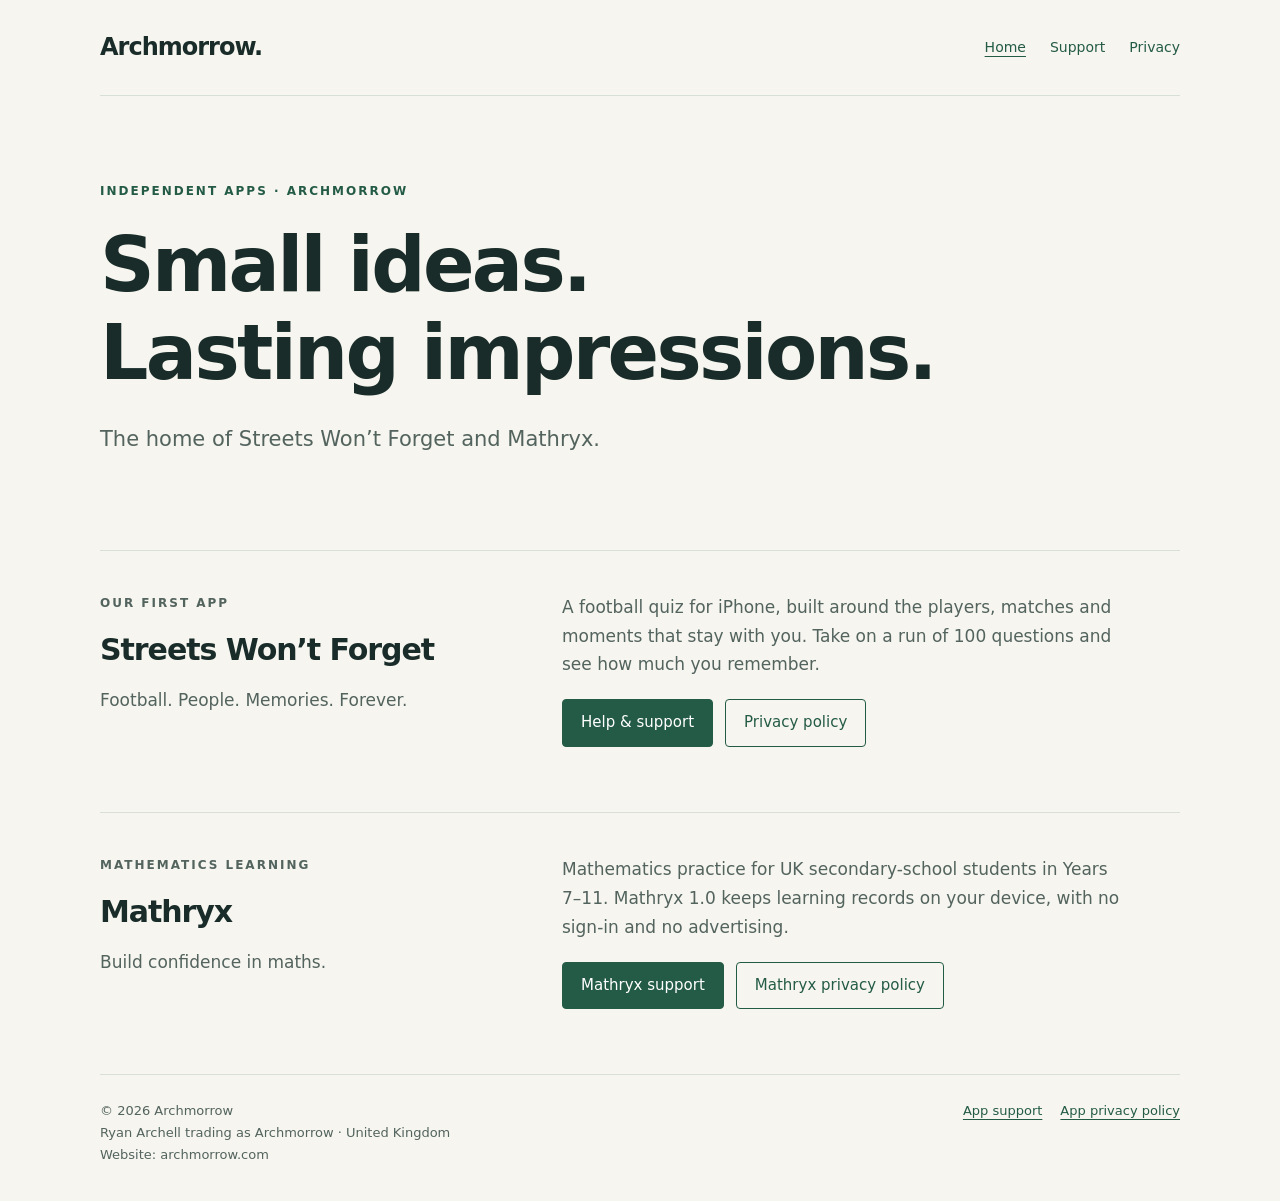
<file: index.html>
<!doctype html>
<html lang="en"><head><meta charset="utf-8"><meta name="viewport" content="width=device-width, initial-scale=1"><meta name="description" content="Archmorrow is the independent umbrella brand behind Streets Won’t Forget and Mathryx."><title>Archmorrow — Independent apps</title><link rel="stylesheet" href="assets/styles.css"></head><body><a class="skip" href="#main">Skip to content</a><header><a class="brand" href="index.html">Archmorrow<span aria-hidden="true">.</span></a><nav aria-label="Main navigation"><a href="index.html" aria-current="page">Home</a><a href="streets-wont-forget/support.html">Support</a><a href="streets-wont-forget/privacy.html">Privacy</a></nav></header><main id="main"><section class="hero"><p class="eyebrow">Independent apps · Archmorrow</p><h1>Small ideas.<br>Lasting impressions.</h1><p class="lede">The home of Streets Won’t Forget and Mathryx.</p></section><section class="app" aria-labelledby="app-title"><div><p class="eyebrow">Our first app</p><h2 id="app-title">Streets Won’t Forget</h2><p>Football. People. Memories. Forever.</p></div><div><p>A football quiz for iPhone, built around the players, matches and moments that stay with you. Take on a run of 100 questions and see how much you remember.</p><div class="links"><a class="button primary" href="streets-wont-forget/support.html">Help &amp; support</a><a class="button" href="streets-wont-forget/privacy.html">Privacy policy</a></div></div></section><section class="app" aria-labelledby="mathryx-title"><div><p class="eyebrow">Mathematics learning</p><h2 id="mathryx-title">Mathryx</h2><p>Build confidence in maths.</p></div><div><p>Mathematics practice for UK secondary-school students in Years 7–11. Mathryx 1.0 keeps learning records on your device, with no sign-in and no advertising.</p><div class="links"><a class="button primary" href="mathryx/support.html">Mathryx support</a><a class="button" href="mathryx/privacy.html">Mathryx privacy policy</a></div></div></section></main><footer><p>© 2026 Archmorrow<br>Ryan Archell trading as Archmorrow · United Kingdom<br>Website: archmorrow.com</p><div class="links"><a href="streets-wont-forget/support.html">App support</a><a href="streets-wont-forget/privacy.html">App privacy policy</a></div></footer></body></html>
</file>
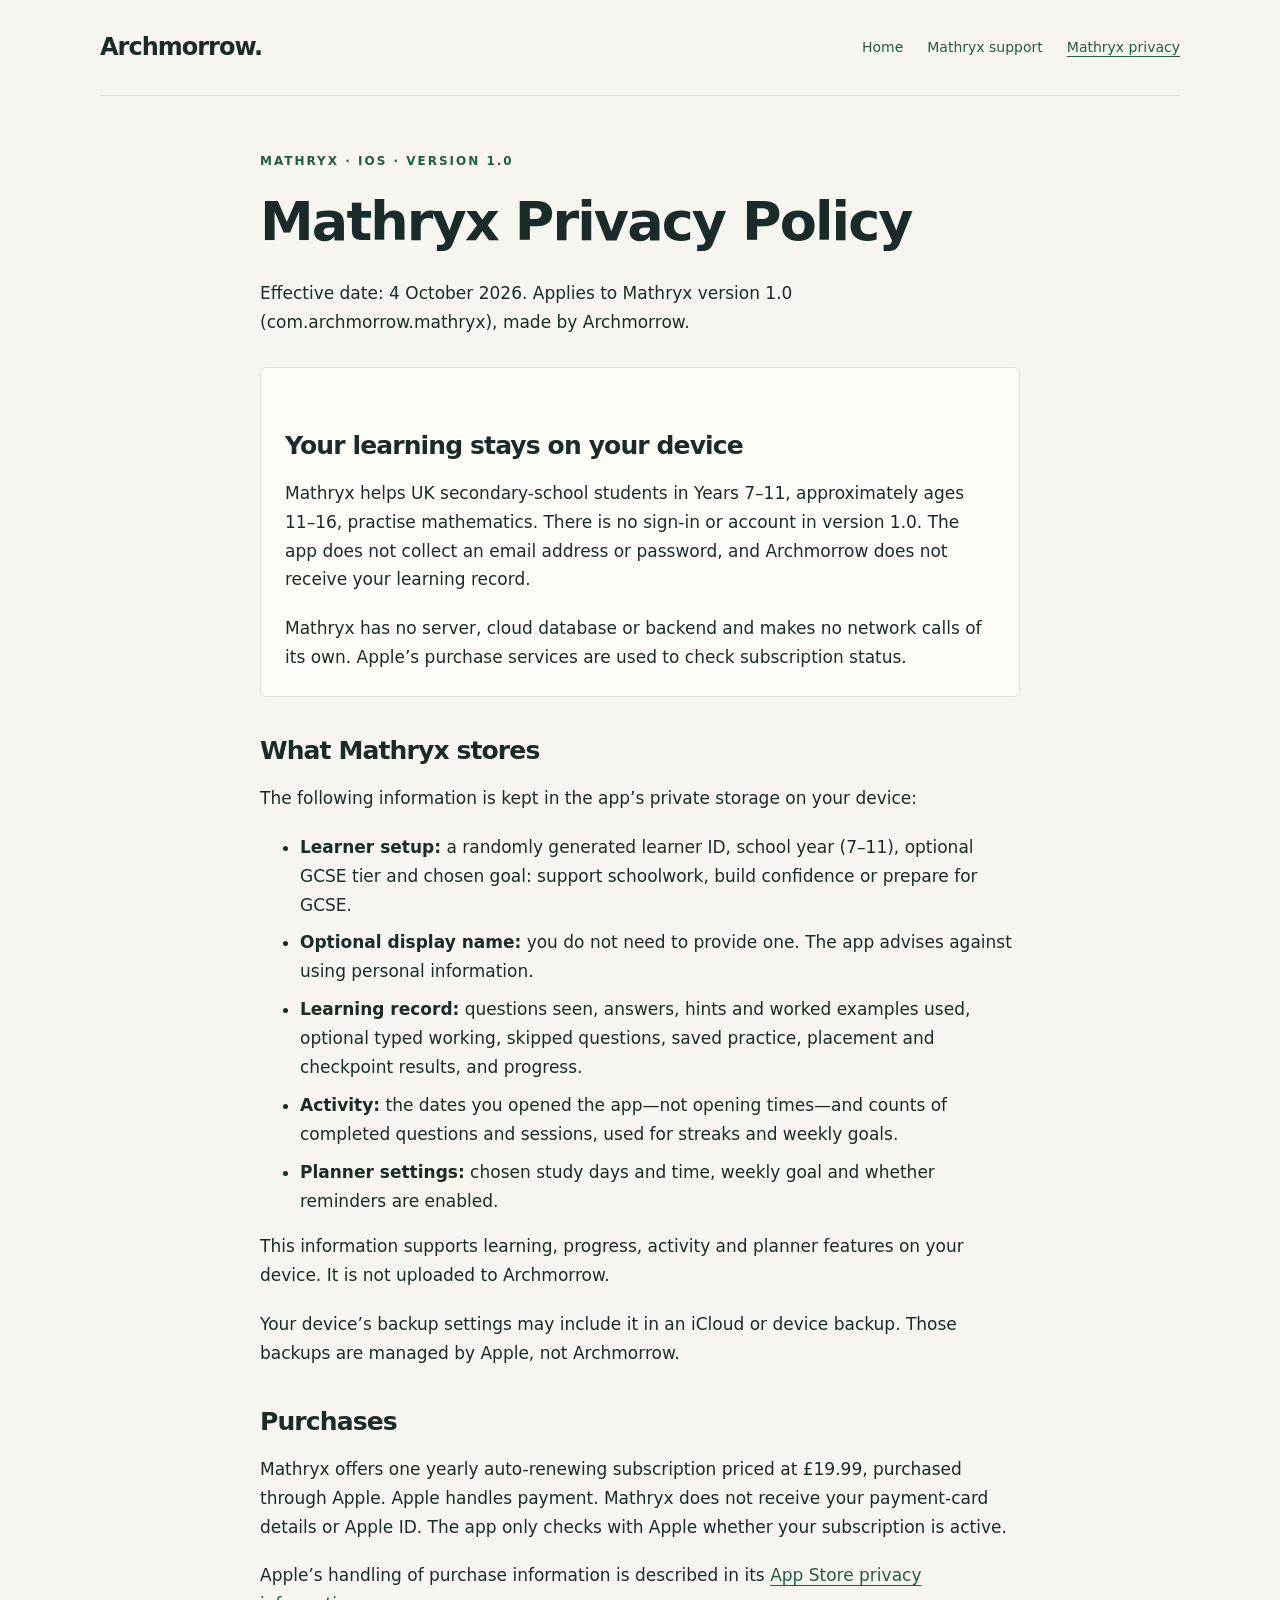
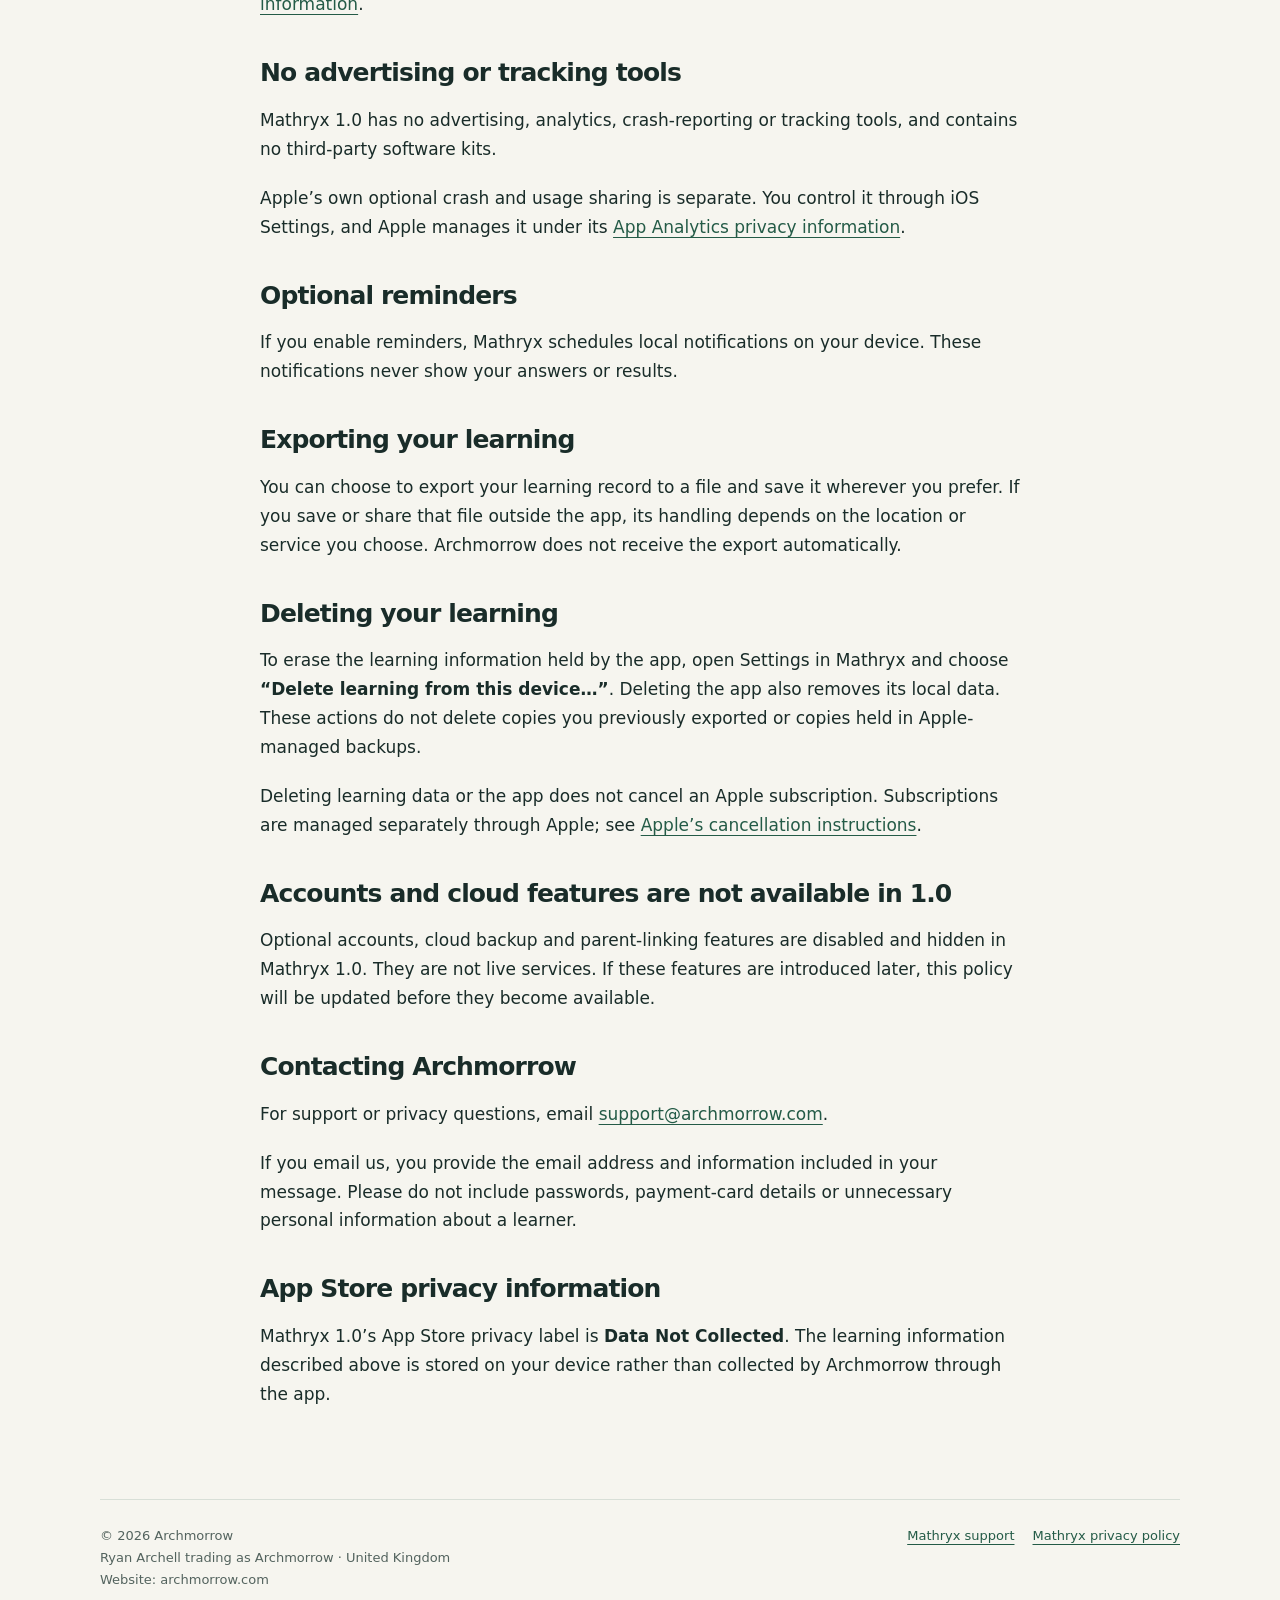
<file: mathryx/privacy.html>
<!doctype html>
<html lang="en">
<head>
<meta charset="utf-8">
<meta name="viewport" content="width=device-width, initial-scale=1">
<meta name="description" content="Privacy Policy for Mathryx 1.0 by Archmorrow.">
<title>Mathryx Privacy Policy — Archmorrow</title>
<link rel="stylesheet" href="../assets/styles.css">
</head>
<body>
<a class="skip" href="#main">Skip to content</a>
<header>
<a class="brand" href="../index.html">Archmorrow<span aria-hidden="true">.</span>
</a>
<nav aria-label="Main navigation">
<a href="../index.html">Home</a>
<a href="support.html">Mathryx support</a>
<a href="privacy.html" aria-current="page">Mathryx privacy</a>
</nav>
</header>
<main id="main">
<article class="article">
<p class="eyebrow">Mathryx · iOS · Version 1.0</p>
<h1>Mathryx Privacy Policy</h1>
<p>Effective date: 4 October 2026. Applies to Mathryx version 1.0 (com.archmorrow.mathryx), made by Archmorrow.</p>
<section class="summary">
<h2>Your learning stays on your device</h2>
<p>Mathryx helps UK secondary-school students in Years 7–11, approximately ages 11–16, practise mathematics. There is no sign-in or account in version 1.0. The app does not collect an email address or password, and Archmorrow does not receive your learning record.</p>
<p>Mathryx has no server, cloud database or backend and makes no network calls of its own. Apple’s purchase services are used to check subscription status.</p>
</section>
<h2>What Mathryx stores</h2>
<p>The following information is kept in the app’s private storage on your device:</p>
<ul>
<li>
<strong>Learner setup:</strong> a randomly generated learner ID, school year (7–11), optional GCSE tier and chosen goal: support schoolwork, build confidence or prepare for GCSE.</li>
<li>
<strong>Optional display name:</strong> you do not need to provide one. The app advises against using personal information.</li>
<li>
<strong>Learning record:</strong> questions seen, answers, hints and worked examples used, optional typed working, skipped questions, saved practice, placement and checkpoint results, and progress.</li>
<li>
<strong>Activity:</strong> the dates you opened the app—not opening times—and counts of completed questions and sessions, used for streaks and weekly goals.</li>
<li>
<strong>Planner settings:</strong> chosen study days and time, weekly goal and whether reminders are enabled.</li>
</ul>
<p>This information supports learning, progress, activity and planner features on your device. It is not uploaded to Archmorrow.</p>
<p>Your device’s backup settings may include it in an iCloud or device backup. Those backups are managed by Apple, not Archmorrow.</p>
<h2>Purchases</h2>
<p>Mathryx offers one yearly auto-renewing subscription priced at £19.99, purchased through Apple. Apple handles payment. Mathryx does not receive your payment-card details or Apple ID. The app only checks with Apple whether your subscription is active.</p>
<p>Apple’s handling of purchase information is described in its <a href="https://www.apple.com/legal/privacy/data/en/app-store/">App Store privacy information</a>.</p>
<h2>No advertising or tracking tools</h2>
<p>Mathryx 1.0 has no advertising, analytics, crash-reporting or tracking tools, and contains no third-party software kits.</p>
<p>Apple’s own optional crash and usage sharing is separate. You control it through iOS Settings, and Apple manages it under its <a href="https://www.apple.com/legal/privacy/data/en/app-analytics/">App Analytics privacy information</a>.</p>
<h2>Optional reminders</h2>
<p>If you enable reminders, Mathryx schedules local notifications on your device. These notifications never show your answers or results.</p>
<h2>Exporting your learning</h2>
<p>You can choose to export your learning record to a file and save it wherever you prefer. If you save or share that file outside the app, its handling depends on the location or service you choose. Archmorrow does not receive the export automatically.</p>
<h2>Deleting your learning</h2>
<p>To erase the learning information held by the app, open Settings in Mathryx and choose <strong>“Delete learning from this device…”</strong>. Deleting the app also removes its local data. These actions do not delete copies you previously exported or copies held in Apple-managed backups.</p>
<p>Deleting learning data or the app does not cancel an Apple subscription. Subscriptions are managed separately through Apple; see <a href="https://support.apple.com/en-gb/118428">Apple’s cancellation instructions</a>.</p>
<h2>Accounts and cloud features are not available in 1.0</h2>
<p>Optional accounts, cloud backup and parent-linking features are disabled and hidden in Mathryx 1.0. They are not live services. If these features are introduced later, this policy will be updated before they become available.</p>
<h2>Contacting Archmorrow</h2>
<p>For support or privacy questions, email <a href="mailto:support@archmorrow.com">support@archmorrow.com</a>.</p>
<p>If you email us, you provide the email address and information included in your message. Please do not include passwords, payment-card details or unnecessary personal information about a learner.</p>
<h2>App Store privacy information</h2>
<p>Mathryx 1.0’s App Store privacy label is <strong>Data Not Collected</strong>. The learning information described above is stored on your device rather than collected by Archmorrow through the app.</p>
</article>
</main>
<footer>
<p>© 2026 Archmorrow<br>Ryan Archell trading as Archmorrow · United Kingdom<br>Website: archmorrow.com</p>
<div class="links">
<a href="support.html">Mathryx support</a>
<a href="privacy.html">Mathryx privacy policy</a>
</div>
</footer>
</body>
</html>
</file>
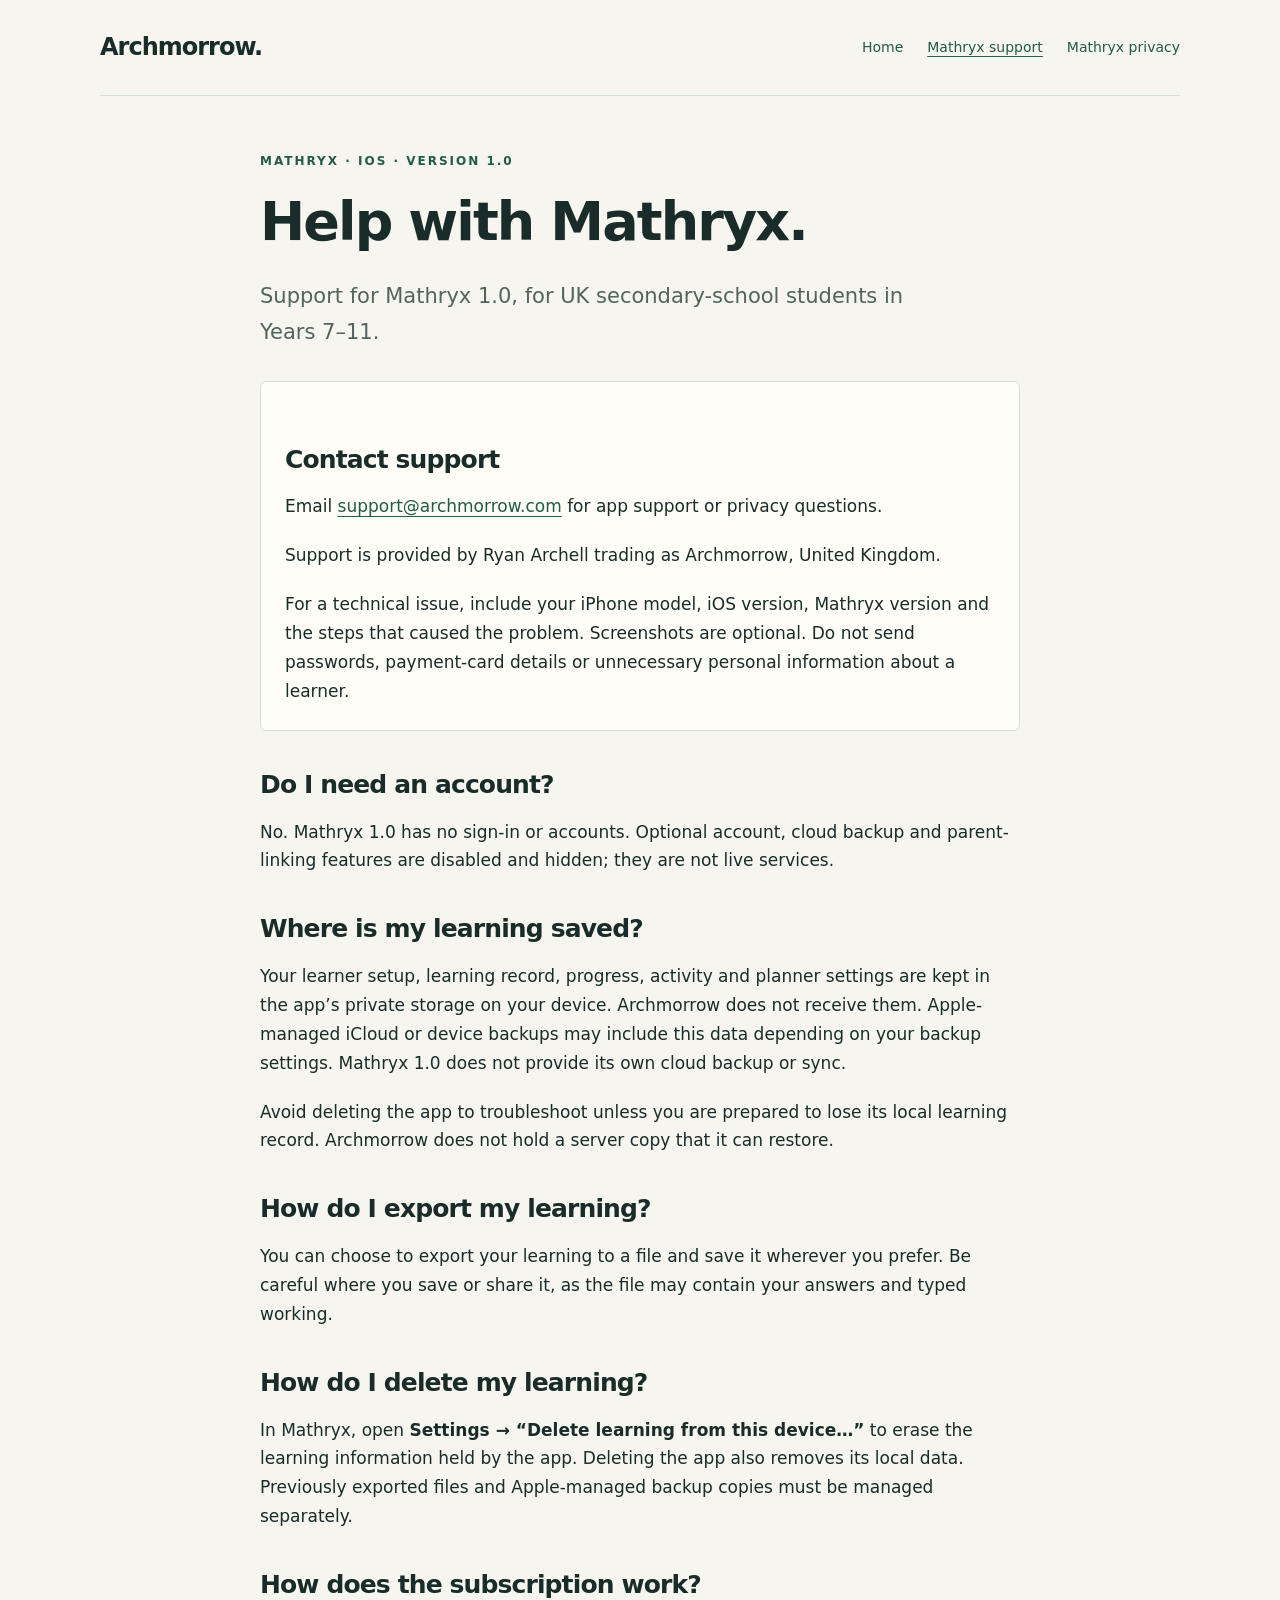
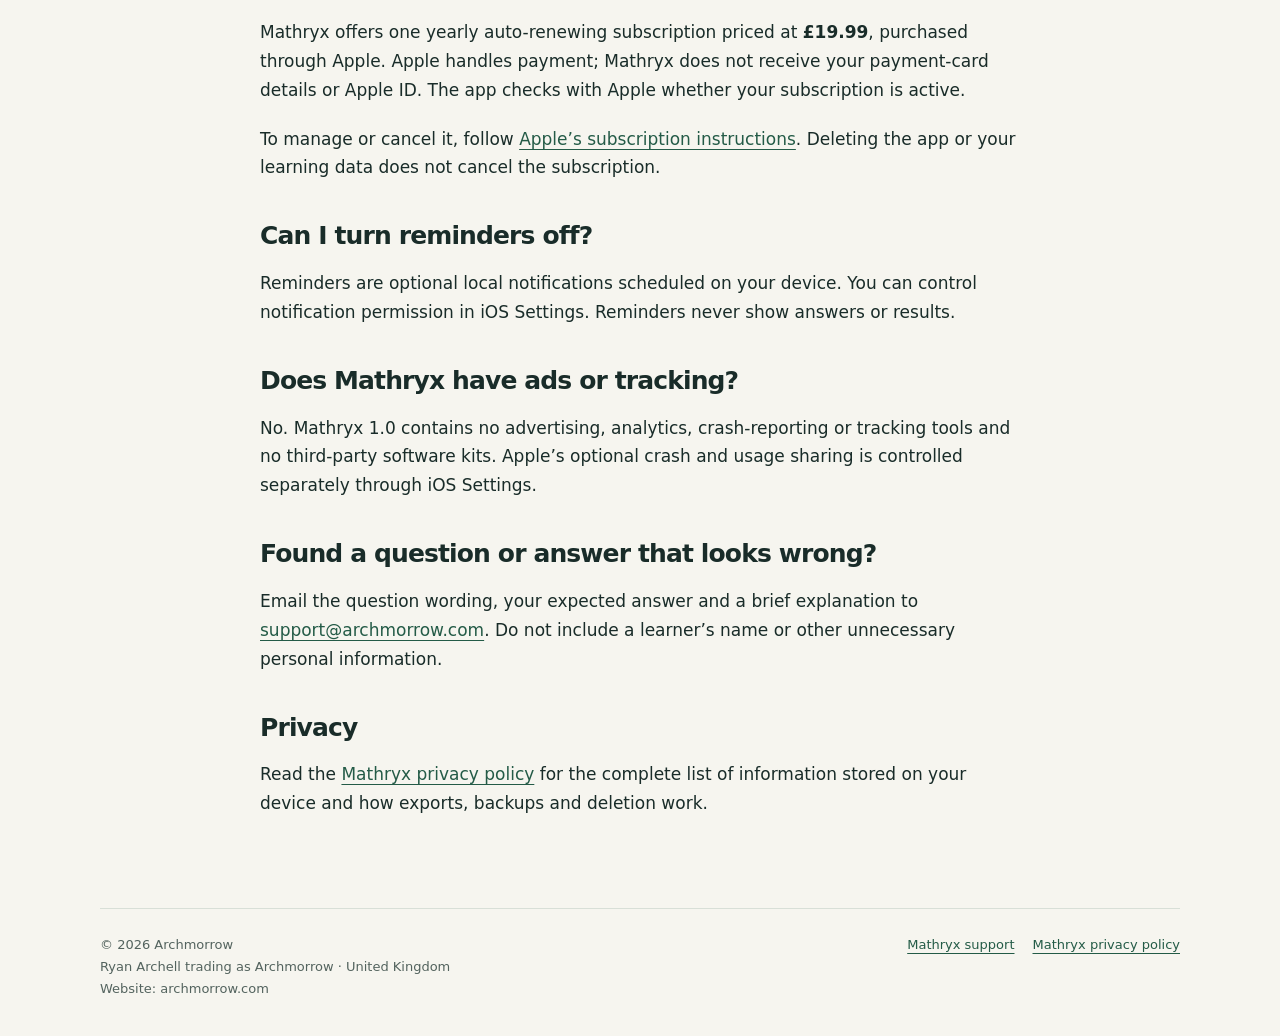
<file: mathryx/support.html>
<!doctype html>
<html lang="en">
<head>
<meta charset="utf-8">
<meta name="viewport" content="width=device-width, initial-scale=1">
<meta name="description" content="Support for Mathryx 1.0 by Archmorrow.">
<title>Mathryx Support — Archmorrow</title>
<link rel="stylesheet" href="../assets/styles.css">
</head>
<body>
<a class="skip" href="#main">Skip to content</a>
<header>
<a class="brand" href="../index.html">Archmorrow<span aria-hidden="true">.</span>
</a>
<nav aria-label="Main navigation">
<a href="../index.html">Home</a>
<a href="support.html" aria-current="page">Mathryx support</a>
<a href="privacy.html">Mathryx privacy</a>
</nav>
</header>
<main id="main">
<article class="article">
<p class="eyebrow">Mathryx · iOS · Version 1.0</p>
<h1>Help with Mathryx.</h1>
<p class="lede">Support for Mathryx 1.0, for UK secondary-school students in Years 7–11.</p>
<section class="summary">
<h2>Contact support</h2>
<p>Email <a href="mailto:support@archmorrow.com">support@archmorrow.com</a> for app support or privacy questions.</p>
<p>Support is provided by Ryan Archell trading as Archmorrow, United Kingdom.</p>
<p>For a technical issue, include your iPhone model, iOS version, Mathryx version and the steps that caused the problem. Screenshots are optional. Do not send passwords, payment-card details or unnecessary personal information about a learner.</p>
</section>
<h2>Do I need an account?</h2>
<p>No. Mathryx 1.0 has no sign-in or accounts. Optional account, cloud backup and parent-linking features are disabled and hidden; they are not live services.</p>
<h2>Where is my learning saved?</h2>
<p>Your learner setup, learning record, progress, activity and planner settings are kept in the app’s private storage on your device. Archmorrow does not receive them. Apple-managed iCloud or device backups may include this data depending on your backup settings. Mathryx 1.0 does not provide its own cloud backup or sync.</p>
<p>Avoid deleting the app to troubleshoot unless you are prepared to lose its local learning record. Archmorrow does not hold a server copy that it can restore.</p>
<h2>How do I export my learning?</h2>
<p>You can choose to export your learning to a file and save it wherever you prefer. Be careful where you save or share it, as the file may contain your answers and typed working.</p>
<h2>How do I delete my learning?</h2>
<p>In Mathryx, open <strong>Settings → “Delete learning from this device…”</strong> to erase the learning information held by the app. Deleting the app also removes its local data. Previously exported files and Apple-managed backup copies must be managed separately.</p>
<h2>How does the subscription work?</h2>
<p>Mathryx offers one yearly auto-renewing subscription priced at <strong>£19.99</strong>, purchased through Apple. Apple handles payment; Mathryx does not receive your payment-card details or Apple ID. The app checks with Apple whether your subscription is active.</p>
<p>To manage or cancel it, follow <a href="https://support.apple.com/en-gb/118428">Apple’s subscription instructions</a>. Deleting the app or your learning data does not cancel the subscription.</p>
<h2>Can I turn reminders off?</h2>
<p>Reminders are optional local notifications scheduled on your device. You can control notification permission in iOS Settings. Reminders never show answers or results.</p>
<h2>Does Mathryx have ads or tracking?</h2>
<p>No. Mathryx 1.0 contains no advertising, analytics, crash-reporting or tracking tools and no third-party software kits. Apple’s optional crash and usage sharing is controlled separately through iOS Settings.</p>
<h2>Found a question or answer that looks wrong?</h2>
<p>Email the question wording, your expected answer and a brief explanation to <a href="mailto:support@archmorrow.com">support@archmorrow.com</a>. Do not include a learner’s name or other unnecessary personal information.</p>
<h2>Privacy</h2>
<p>Read the <a href="privacy.html">Mathryx privacy policy</a> for the complete list of information stored on your device and how exports, backups and deletion work.</p>
</article>
</main>
<footer>
<p>© 2026 Archmorrow<br>Ryan Archell trading as Archmorrow · United Kingdom<br>Website: archmorrow.com</p>
<div class="links">
<a href="support.html">Mathryx support</a>
<a href="privacy.html">Mathryx privacy policy</a>
</div>
</footer>
</body>
</html>
</file>
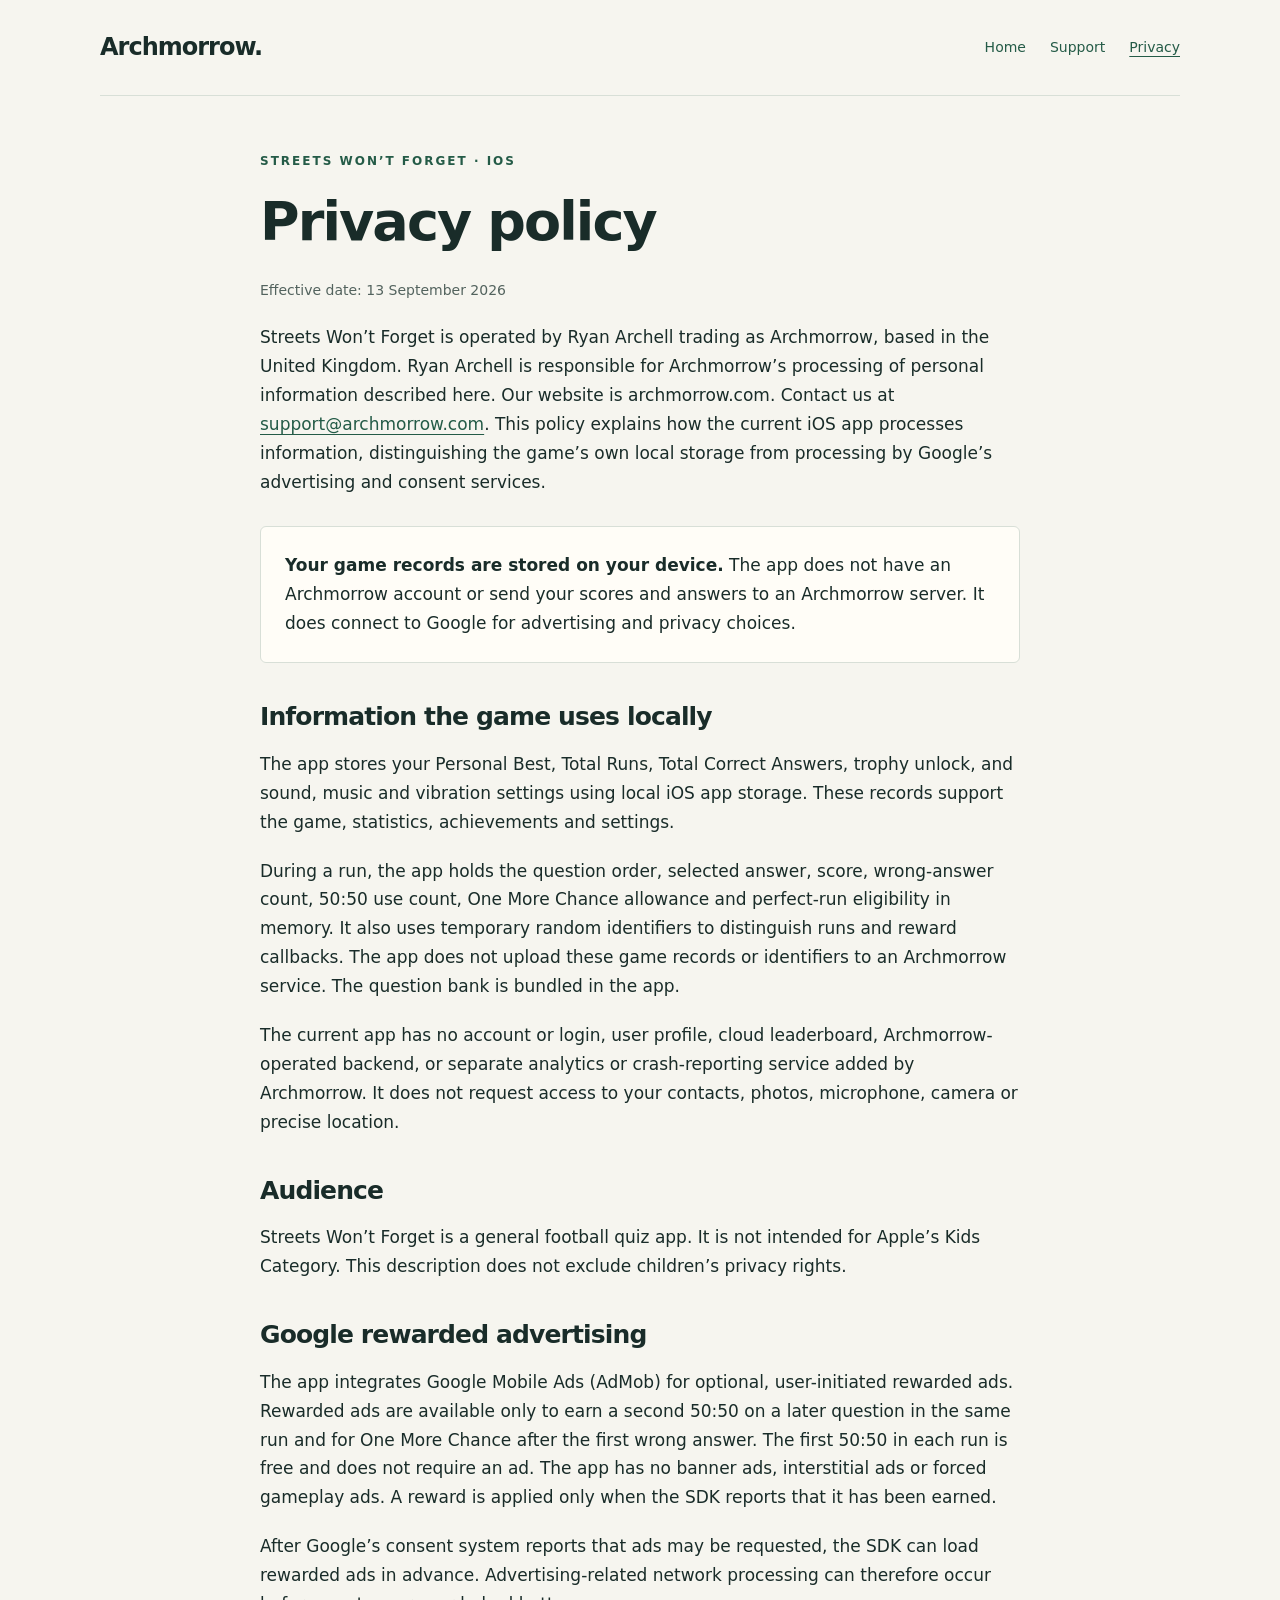
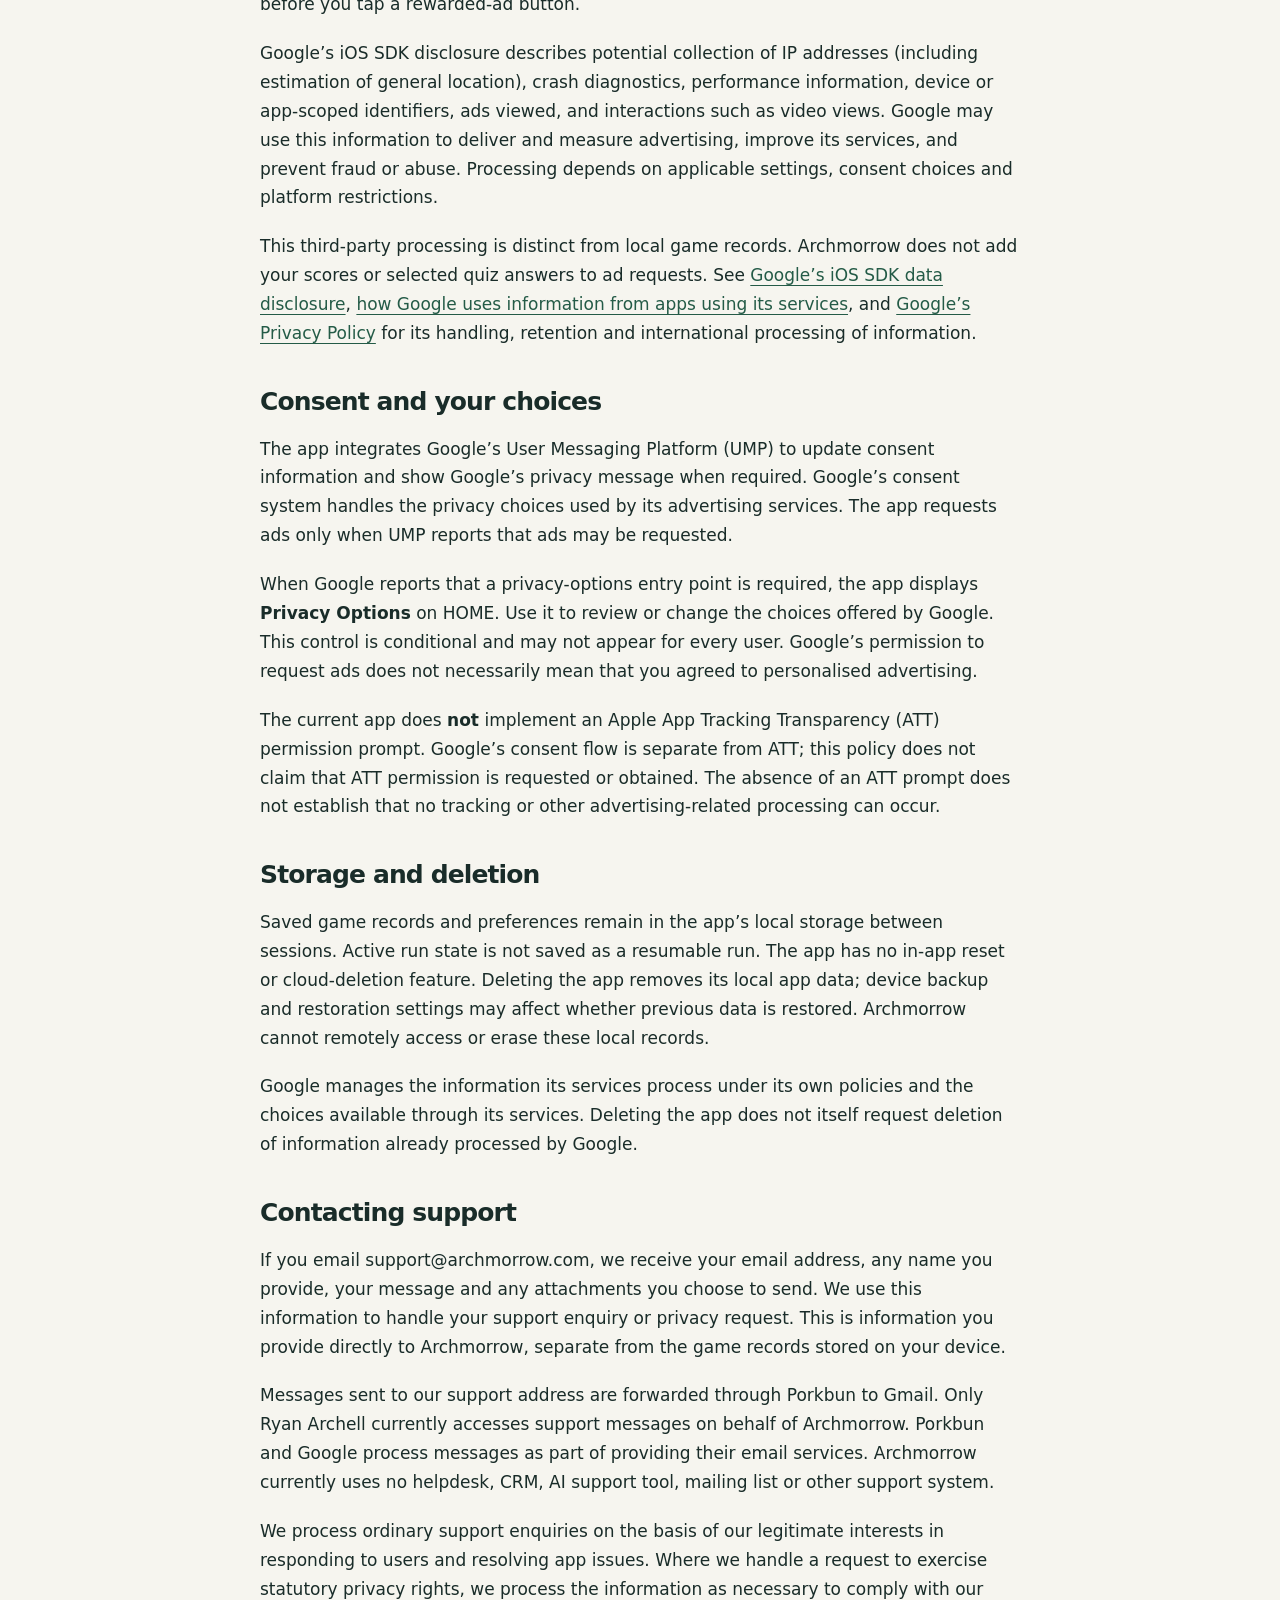
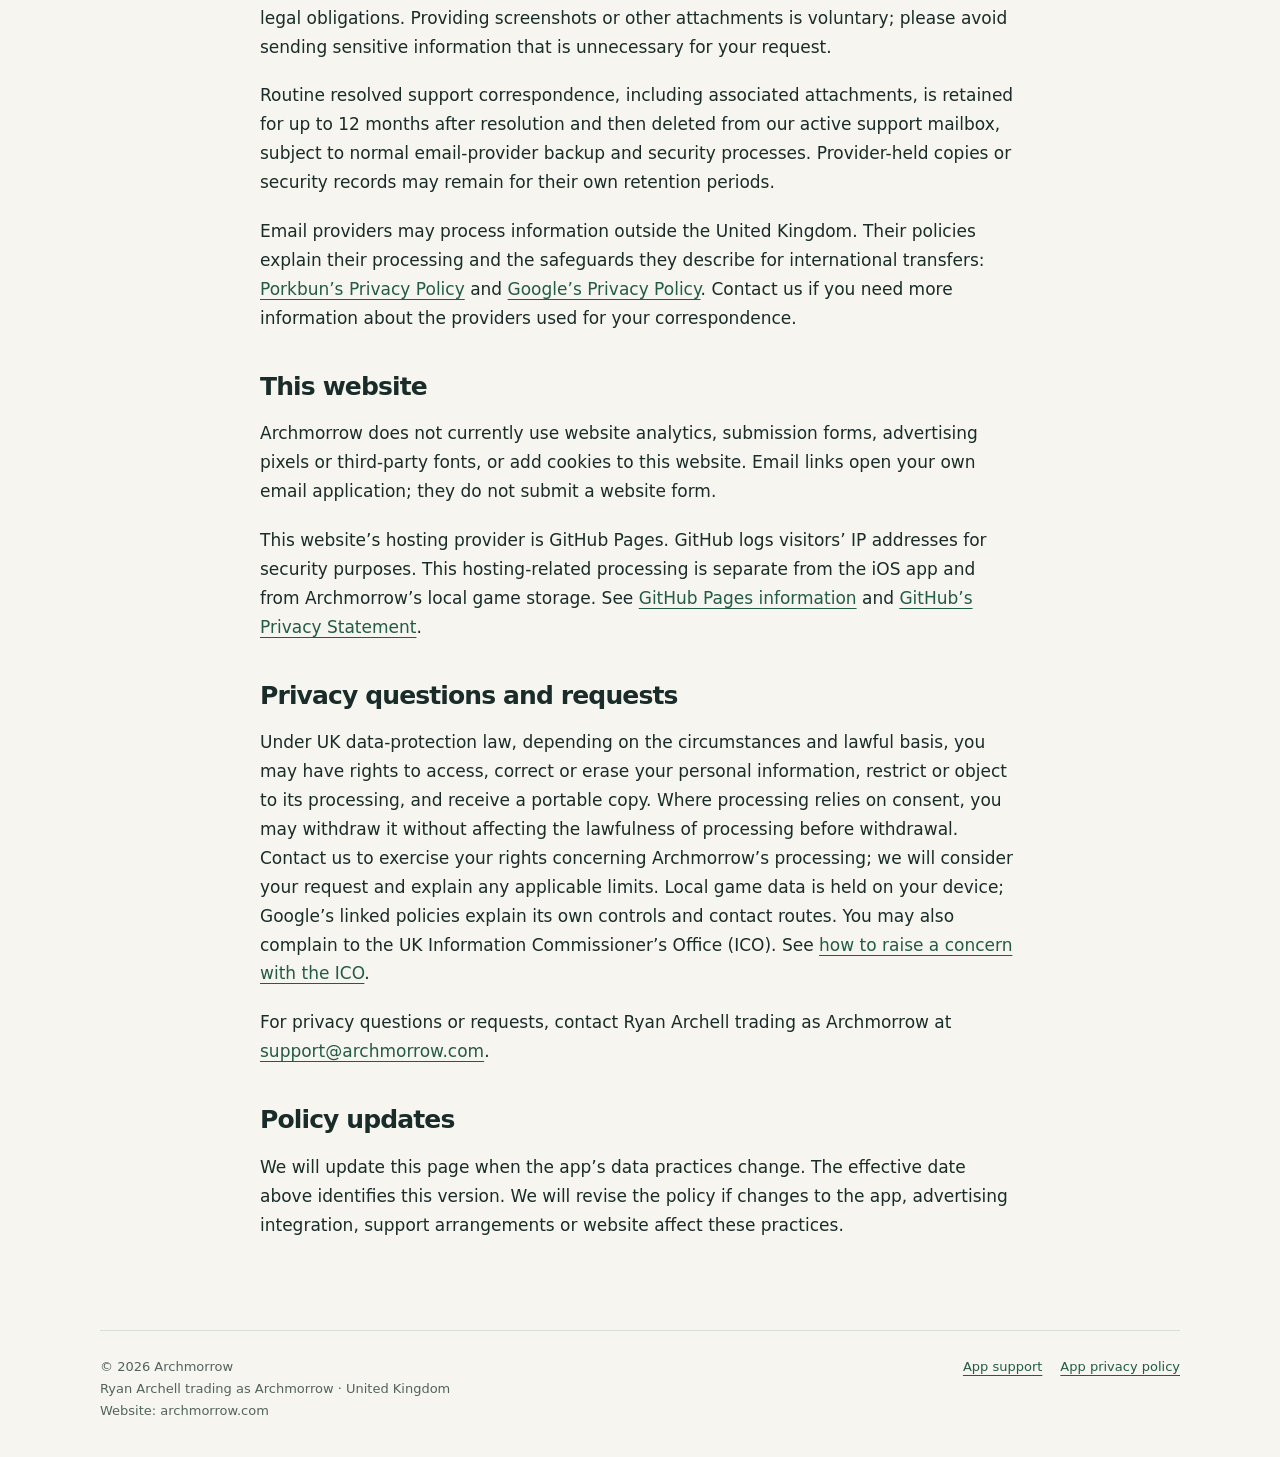
<file: streets-wont-forget/privacy.html>
<!doctype html>
<html lang="en"><head><meta charset="utf-8"><meta name="viewport" content="width=device-width, initial-scale=1"><meta name="description" content="How Streets Won’t Forget handles local game data, rewarded advertising and Google consent choices."><title>Streets Won’t Forget Privacy Policy — Archmorrow</title><link rel="stylesheet" href="../assets/styles.css"></head><body><a class="skip" href="#main">Skip to content</a><header><a class="brand" href="../index.html">Archmorrow<span aria-hidden="true">.</span></a><nav aria-label="Main navigation"><a href="../index.html">Home</a><a href="../streets-wont-forget/support.html">Support</a><a href="../streets-wont-forget/privacy.html" aria-current="page">Privacy</a></nav></header><main id="main"><article class="article"><p class="eyebrow">Streets Won’t Forget · iOS</p><h1>Privacy policy</h1><p class="meta">Effective date: 13 September 2026</p><p>Streets Won’t Forget is operated by Ryan Archell trading as Archmorrow, based in the United Kingdom. Ryan Archell is responsible for Archmorrow’s processing of personal information described here. Our website is archmorrow.com. Contact us at <a href="mailto:support@archmorrow.com">support@archmorrow.com</a>. This policy explains how the current iOS app processes information, distinguishing the game’s own local storage from processing by Google’s advertising and consent services.</p><div class="summary"><p><strong>Your game records are stored on your device.</strong> The app does not have an Archmorrow account or send your scores and answers to an Archmorrow server. It does connect to Google for advertising and privacy choices.</p></div><h2>Information the game uses locally</h2><p>The app stores your Personal Best, Total Runs, Total Correct Answers, trophy unlock, and sound, music and vibration settings using local iOS app storage. These records support the game, statistics, achievements and settings.</p><p>During a run, the app holds the question order, selected answer, score, wrong-answer count, 50:50 use count, One More Chance allowance and perfect-run eligibility in memory. It also uses temporary random identifiers to distinguish runs and reward callbacks. The app does not upload these game records or identifiers to an Archmorrow service. The question bank is bundled in the app.</p><p>The current app has no account or login, user profile, cloud leaderboard, Archmorrow-operated backend, or separate analytics or crash-reporting service added by Archmorrow. It does not request access to your contacts, photos, microphone, camera or precise location.</p><h2>Audience</h2><p>Streets Won’t Forget is a general football quiz app. It is not intended for Apple’s Kids Category. This description does not exclude children’s privacy rights.</p><h2>Google rewarded advertising</h2><p>The app integrates Google Mobile Ads (AdMob) for optional, user-initiated rewarded ads. Rewarded ads are available only to earn a second 50:50 on a later question in the same run and for One More Chance after the first wrong answer. The first 50:50 in each run is free and does not require an ad. The app has no banner ads, interstitial ads or forced gameplay ads. A reward is applied only when the SDK reports that it has been earned.</p><p>After Google’s consent system reports that ads may be requested, the SDK can load rewarded ads in advance. Advertising-related network processing can therefore occur before you tap a rewarded-ad button.</p><p>Google’s iOS SDK disclosure describes potential collection of IP addresses (including estimation of general location), crash diagnostics, performance information, device or app-scoped identifiers, ads viewed, and interactions such as video views. Google may use this information to deliver and measure advertising, improve its services, and prevent fraud or abuse. Processing depends on applicable settings, consent choices and platform restrictions.</p><p>This third-party processing is distinct from local game records. Archmorrow does not add your scores or selected quiz answers to ad requests. See <a href="https://developers.google.com/admob/ios/privacy/data-disclosure">Google’s iOS SDK data disclosure</a>, <a href="https://policies.google.com/technologies/partner-sites">how Google uses information from apps using its services</a>, and <a href="https://policies.google.com/privacy">Google’s Privacy Policy</a> for its handling, retention and international processing of information.</p><h2>Consent and your choices</h2><p>The app integrates Google’s User Messaging Platform (UMP) to update consent information and show Google’s privacy message when required. Google’s consent system handles the privacy choices used by its advertising services. The app requests ads only when UMP reports that ads may be requested.</p><p>When Google reports that a privacy-options entry point is required, the app displays <strong>Privacy Options</strong> on HOME. Use it to review or change the choices offered by Google. This control is conditional and may not appear for every user. Google’s permission to request ads does not necessarily mean that you agreed to personalised advertising.</p><p>The current app does <strong>not</strong> implement an Apple App Tracking Transparency (ATT) permission prompt. Google’s consent flow is separate from ATT; this policy does not claim that ATT permission is requested or obtained. The absence of an ATT prompt does not establish that no tracking or other advertising-related processing can occur.</p><h2>Storage and deletion</h2><p>Saved game records and preferences remain in the app’s local storage between sessions. Active run state is not saved as a resumable run. The app has no in-app reset or cloud-deletion feature. Deleting the app removes its local app data; device backup and restoration settings may affect whether previous data is restored. Archmorrow cannot remotely access or erase these local records.</p><p>Google manages the information its services process under its own policies and the choices available through its services. Deleting the app does not itself request deletion of information already processed by Google.</p><h2>Contacting support</h2><p>If you email support@archmorrow.com, we receive your email address, any name you provide, your message and any attachments you choose to send. We use this information to handle your support enquiry or privacy request. This is information you provide directly to Archmorrow, separate from the game records stored on your device.</p><p>Messages sent to our support address are forwarded through Porkbun to Gmail. Only Ryan Archell currently accesses support messages on behalf of Archmorrow. Porkbun and Google process messages as part of providing their email services. Archmorrow currently uses no helpdesk, CRM, AI support tool, mailing list or other support system.</p><p>We process ordinary support enquiries on the basis of our legitimate interests in responding to users and resolving app issues. Where we handle a request to exercise statutory privacy rights, we process the information as necessary to comply with our legal obligations. Providing screenshots or other attachments is voluntary; please avoid sending sensitive information that is unnecessary for your request.</p><p>Routine resolved support correspondence, including associated attachments, is retained for up to 12 months after resolution and then deleted from our active support mailbox, subject to normal email-provider backup and security processes. Provider-held copies or security records may remain for their own retention periods.</p><p>Email providers may process information outside the United Kingdom. Their policies explain their processing and the safeguards they describe for international transfers: <a href="https://porkbun.com/legal/agreement/privacy_policy">Porkbun’s Privacy Policy</a> and <a href="https://policies.google.com/privacy">Google’s Privacy Policy</a>. Contact us if you need more information about the providers used for your correspondence.</p><h2>This website</h2><p>Archmorrow does not currently use website analytics, submission forms, advertising pixels or third-party fonts, or add cookies to this website. Email links open your own email application; they do not submit a website form.</p><p>This website’s hosting provider is GitHub Pages. GitHub logs visitors’ IP addresses for security purposes. This hosting-related processing is separate from the iOS app and from Archmorrow’s local game storage. See <a href="https://docs.github.com/en/pages/getting-started-with-github-pages/what-is-github-pages">GitHub Pages information</a> and <a href="https://docs.github.com/en/site-policy/privacy-policies/github-general-privacy-statement">GitHub’s Privacy Statement</a>.</p><h2>Privacy questions and requests</h2><p>Under UK data-protection law, depending on the circumstances and lawful basis, you may have rights to access, correct or erase your personal information, restrict or object to its processing, and receive a portable copy. Where processing relies on consent, you may withdraw it without affecting the lawfulness of processing before withdrawal. Contact us to exercise your rights concerning Archmorrow’s processing; we will consider your request and explain any applicable limits. Local game data is held on your device; Google’s linked policies explain its own controls and contact routes. You may also complain to the UK Information Commissioner’s Office (ICO). See <a href="https://ico.org.uk/make-a-complaint/">how to raise a concern with the ICO</a>.</p><p>For privacy questions or requests, contact Ryan Archell trading as Archmorrow at <a href="mailto:support@archmorrow.com">support@archmorrow.com</a>.</p><h2>Policy updates</h2><p>We will update this page when the app’s data practices change. The effective date above identifies this version. We will revise the policy if changes to the app, advertising integration, support arrangements or website affect these practices.</p></article></main><footer><p>© 2026 Archmorrow<br>Ryan Archell trading as Archmorrow · United Kingdom<br>Website: archmorrow.com</p><div class="links"><a href="../streets-wont-forget/support.html">App support</a><a href="../streets-wont-forget/privacy.html">App privacy policy</a></div></footer></body></html>
</file>
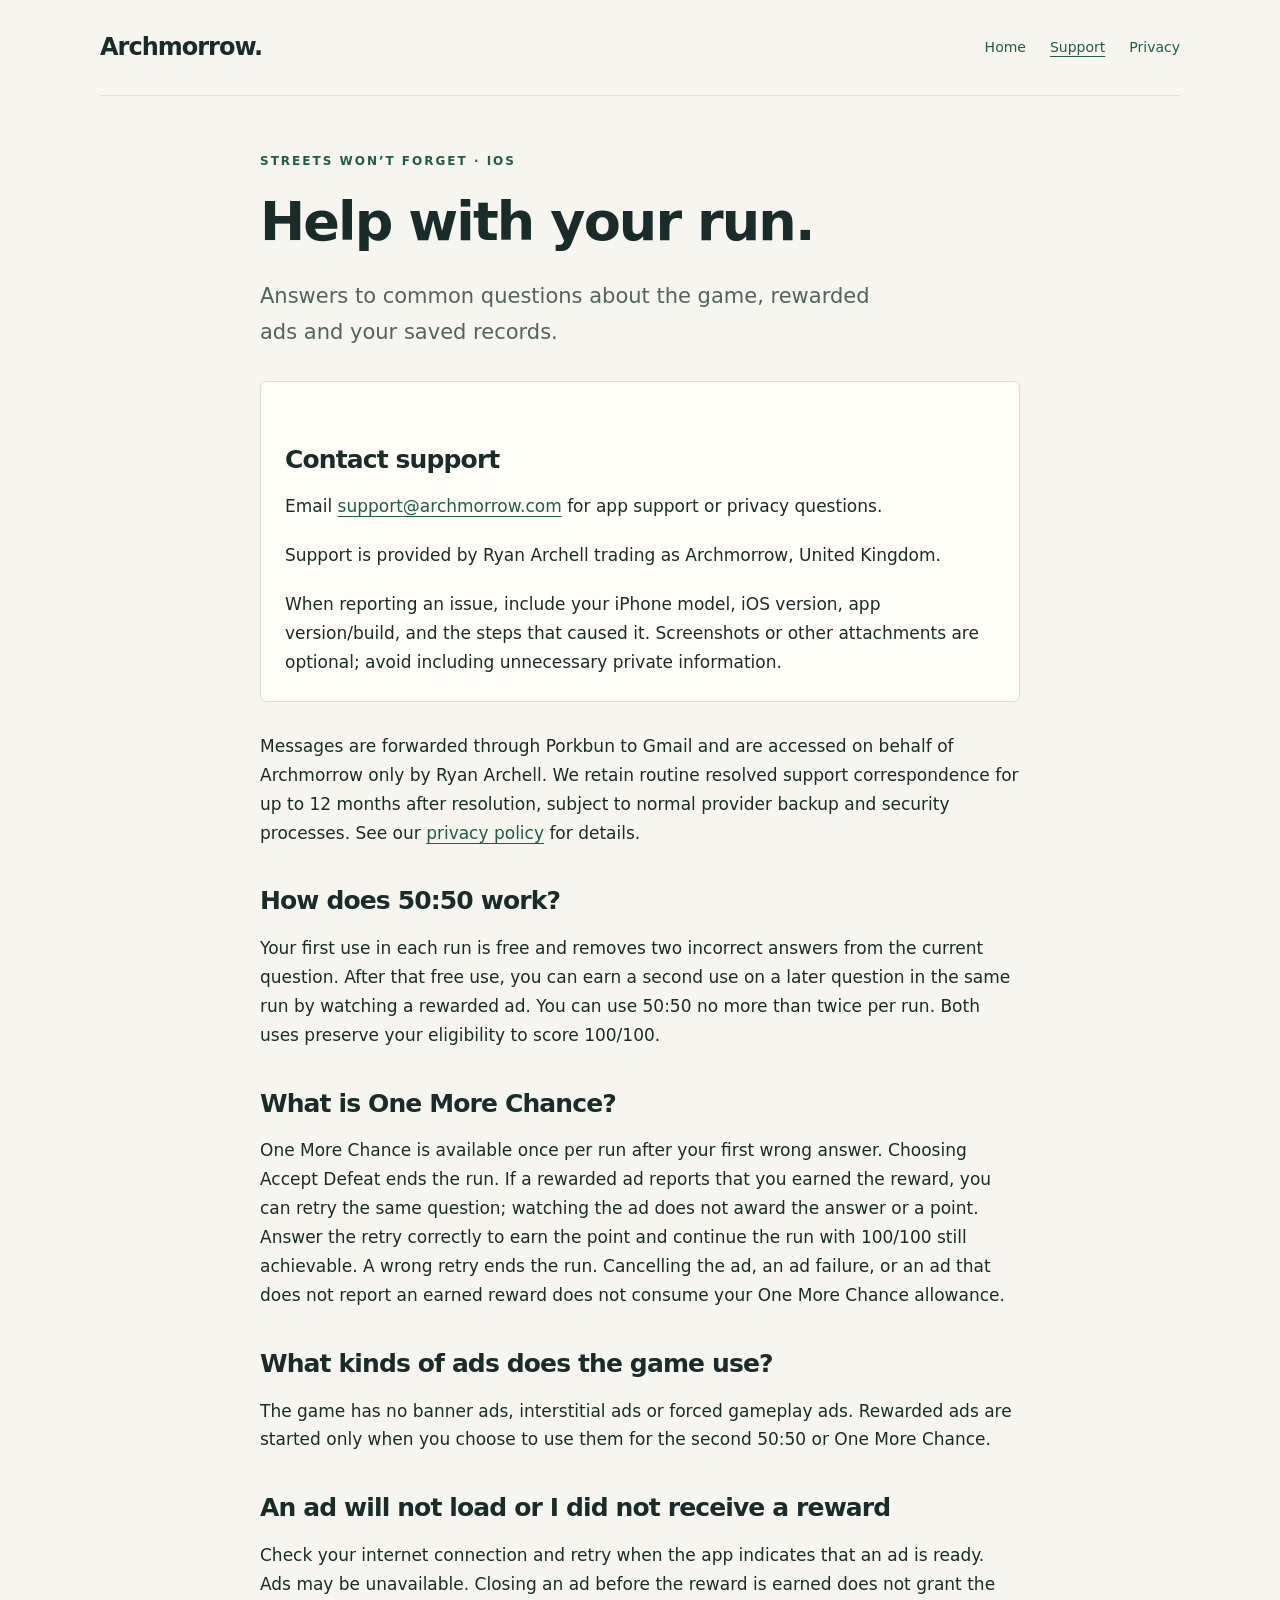
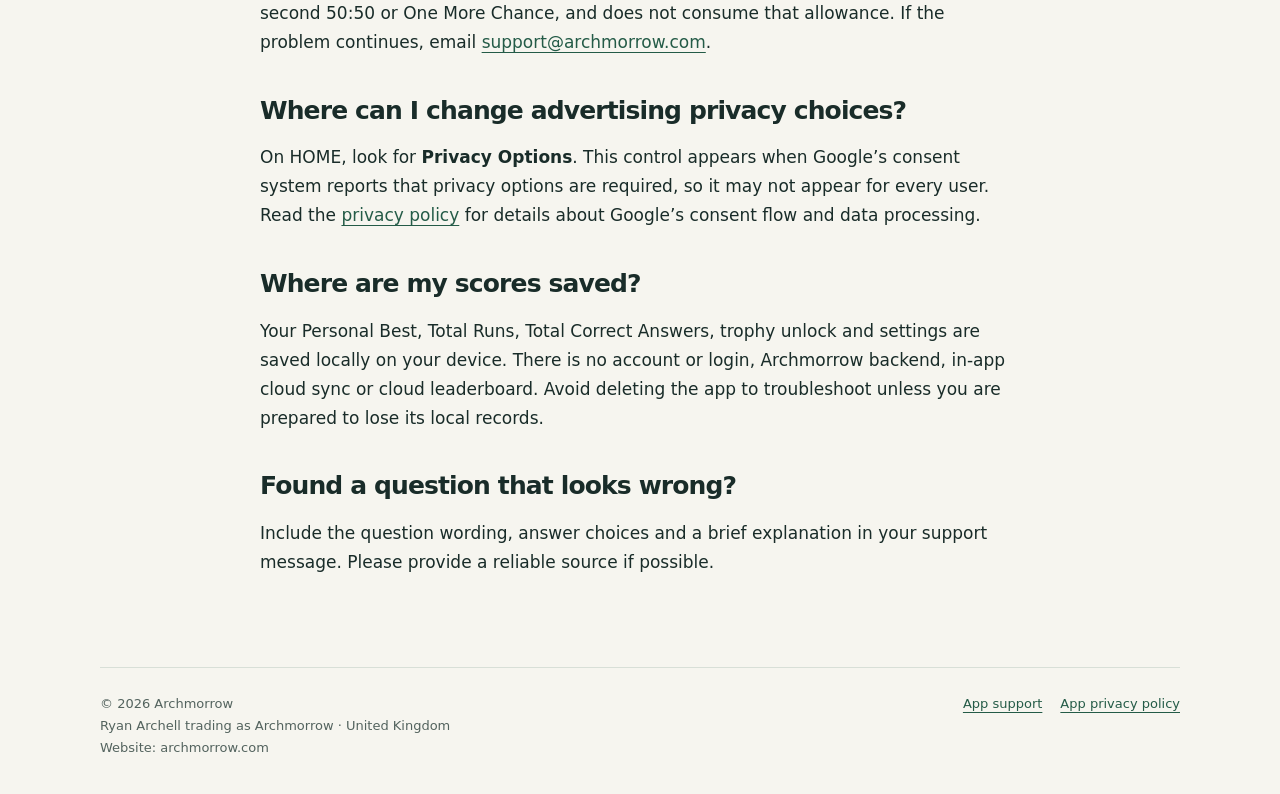
<file: streets-wont-forget/support.html>
<!doctype html>
<html lang="en"><head><meta charset="utf-8"><meta name="viewport" content="width=device-width, initial-scale=1"><meta name="description" content="Help with Streets Won’t Forget, rewarded ads, lifelines, One More Chance and saved game records."><title>Streets Won’t Forget Support — Archmorrow</title><link rel="stylesheet" href="../assets/styles.css"></head><body><a class="skip" href="#main">Skip to content</a><header><a class="brand" href="../index.html">Archmorrow<span aria-hidden="true">.</span></a><nav aria-label="Main navigation"><a href="../index.html">Home</a><a href="../streets-wont-forget/support.html" aria-current="page">Support</a><a href="../streets-wont-forget/privacy.html">Privacy</a></nav></header><main id="main"><article class="article"><p class="eyebrow">Streets Won’t Forget · iOS</p><h1>Help with your run.</h1><p class="lede">Answers to common questions about the game, rewarded ads and your saved records.</p><section class="summary"><h2>Contact support</h2><p>Email <a href="mailto:support@archmorrow.com">support@archmorrow.com</a> for app support or privacy questions.</p><p>Support is provided by Ryan Archell trading as Archmorrow, United Kingdom.</p><p>When reporting an issue, include your iPhone model, iOS version, app version/build, and the steps that caused it. Screenshots or other attachments are optional; avoid including unnecessary private information.</p></section><p>Messages are forwarded through Porkbun to Gmail and are accessed on behalf of Archmorrow only by Ryan Archell. We retain routine resolved support correspondence for up to 12 months after resolution, subject to normal provider backup and security processes. See our <a href="privacy.html">privacy policy</a> for details.</p><h2>How does 50:50 work?</h2><p>Your first use in each run is free and removes two incorrect answers from the current question. After that free use, you can earn a second use on a later question in the same run by watching a rewarded ad. You can use 50:50 no more than twice per run. Both uses preserve your eligibility to score 100/100.</p><h2>What is One More Chance?</h2><p>One More Chance is available once per run after your first wrong answer. Choosing Accept Defeat ends the run. If a rewarded ad reports that you earned the reward, you can retry the same question; watching the ad does not award the answer or a point. Answer the retry correctly to earn the point and continue the run with 100/100 still achievable. A wrong retry ends the run. Cancelling the ad, an ad failure, or an ad that does not report an earned reward does not consume your One More Chance allowance.</p><h2>What kinds of ads does the game use?</h2><p>The game has no banner ads, interstitial ads or forced gameplay ads. Rewarded ads are started only when you choose to use them for the second 50:50 or One More Chance.</p><h2>An ad will not load or I did not receive a reward</h2><p>Check your internet connection and retry when the app indicates that an ad is ready. Ads may be unavailable. Closing an ad before the reward is earned does not grant the second 50:50 or One More Chance, and does not consume that allowance. If the problem continues, email <a href="mailto:support@archmorrow.com">support@archmorrow.com</a>.</p><h2>Where can I change advertising privacy choices?</h2><p>On HOME, look for <strong>Privacy Options</strong>. This control appears when Google’s consent system reports that privacy options are required, so it may not appear for every user. Read the <a href="privacy.html">privacy policy</a> for details about Google’s consent flow and data processing.</p><h2>Where are my scores saved?</h2><p>Your Personal Best, Total Runs, Total Correct Answers, trophy unlock and settings are saved locally on your device. There is no account or login, Archmorrow backend, in-app cloud sync or cloud leaderboard. Avoid deleting the app to troubleshoot unless you are prepared to lose its local records.</p><h2>Found a question that looks wrong?</h2><p>Include the question wording, answer choices and a brief explanation in your support message. Please provide a reliable source if possible.</p></article></main><footer><p>© 2026 Archmorrow<br>Ryan Archell trading as Archmorrow · United Kingdom<br>Website: archmorrow.com</p><div class="links"><a href="../streets-wont-forget/support.html">App support</a><a href="../streets-wont-forget/privacy.html">App privacy policy</a></div></footer></body></html>
</file>
<file: assets/styles.css>
:root{color-scheme:light;--ink:#192c29;--muted:#53635e;--paper:#f6f5ef;--line:#d8dfd7;--accent:#245b47}*{box-sizing:border-box}body{margin:0;background:var(--paper);color:var(--ink);font:17px/1.7 system-ui,-apple-system,BlinkMacSystemFont,"Segoe UI",sans-serif}a{color:var(--accent);text-underline-offset:4px}a:hover{text-decoration-thickness:2px}a:focus-visible{outline:3px solid #9cbe56;outline-offset:5px}header,main,footer{width:min(1080px,calc(100% - 48px));margin:auto}header{padding:27px 0;display:flex;align-items:center;justify-content:space-between;border-bottom:1px solid var(--line);gap:20px}.brand{font-size:24px;font-weight:750;letter-spacing:-1px;text-decoration:none;color:var(--ink)}nav{display:flex;gap:24px;flex-wrap:wrap;font-size:14px}nav a{text-decoration:none}nav a[aria-current]{text-decoration:underline}.skip{position:absolute;left:20px;top:-80px;background:white;padding:8px}.skip:focus{top:8px}.eyebrow{text-transform:uppercase;letter-spacing:2px;font-size:12px;font-weight:700;color:var(--accent)}h1,h2,h3{line-height:1.15;letter-spacing:-.035em}h1{font-size:clamp(38px,7vw,76px);max-width:850px;margin:20px 0 26px;font-weight:600}h2{font-size:30px;margin:0 0 18px}h3{font-size:21px;margin:0 0 12px}p{margin:0 0 20px}.hero{padding:85px 0 72px}.lede{font-size:21px;max-width:650px;color:var(--muted)}app-card{display:block}.app{display:grid;grid-template-columns:1fr 1.5fr;gap:50px;border-top:1px solid var(--line);padding:42px 0 65px}.app p{color:var(--muted);max-width:560px}.links{display:flex;gap:12px;flex-wrap:wrap}.button{padding:10px 18px;border:1px solid var(--accent);border-radius:4px;text-decoration:none;font-size:15px}.button.primary{background:var(--accent);color:white}.article{max-width:760px;margin:0 auto;padding:55px 0 70px}.article h1{font-size:clamp(36px,6vw,54px)}.article h2{font-size:25px;margin-top:40px}.article li{margin-bottom:9px}.meta{font-size:14px;color:var(--muted)}.notice{padding:18px 22px;border-left:3px solid #aa7a31;background:#eee9db;font-size:15px;margin:24px 0}.summary{padding:24px;border:1px solid var(--line);border-radius:6px;margin:30px 0;background:#fffdf7}.summary p:last-child{margin:0}footer{border-top:1px solid var(--line);padding:25px 0 35px;display:flex;justify-content:space-between;gap:20px;color:var(--muted);font-size:13px}footer p{margin:0}footer .links{gap:18px}@media(max-width:600px){header,main,footer{width:calc(100% - 36px)}header{align-items:flex-start;flex-direction:column;gap:12px}nav{gap:20px}.hero{padding:50px 0}.app{grid-template-columns:1fr;gap:20px;padding:32px 0 45px}.article{padding-top:32px}.lede{font-size:19px}footer{flex-direction:column}.button{padding:10px 14px}}
</file>
